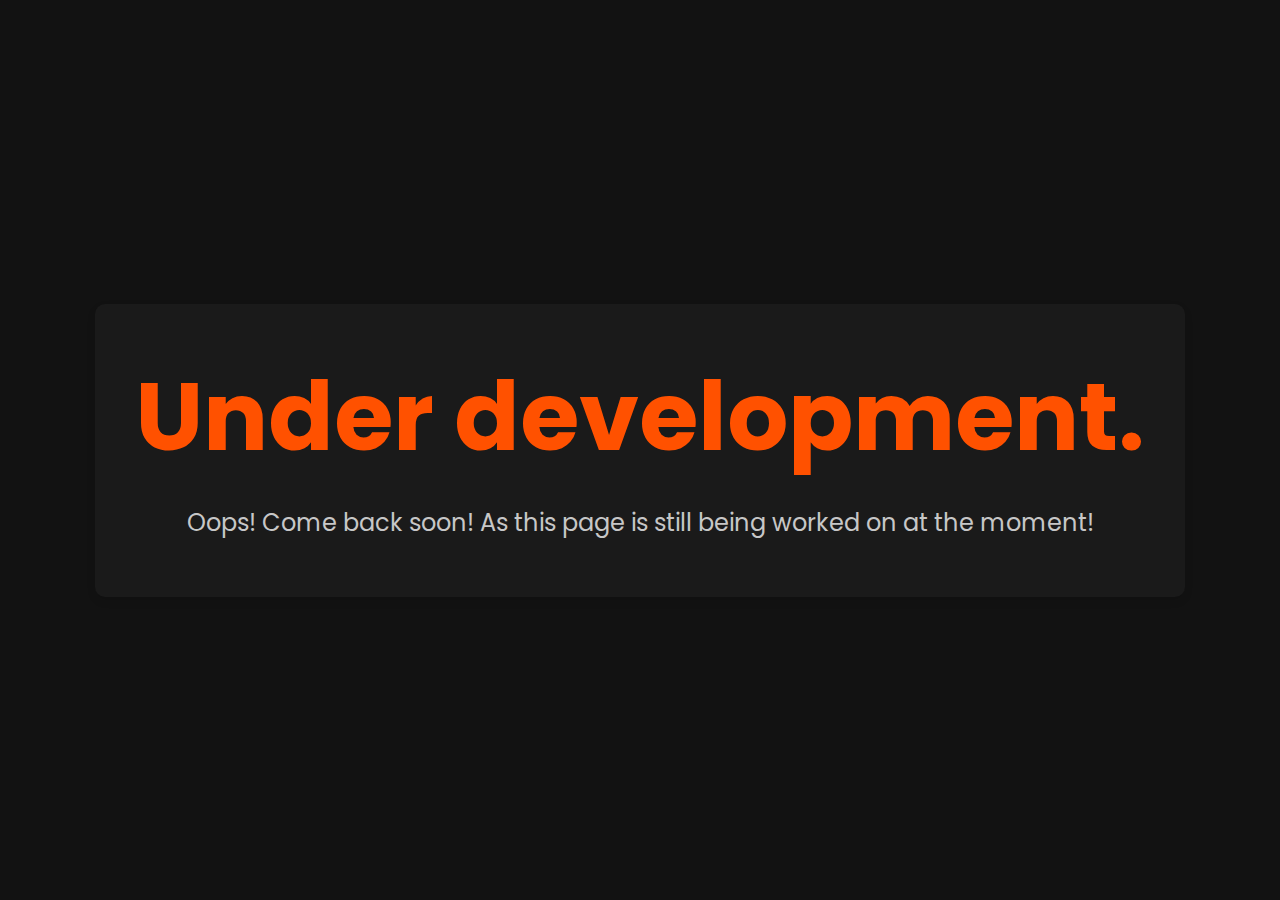
<file: index.html>
<!DOCTYPE html>
<html lang="en">
<head>    
    <meta charset="UTF-8">
    <meta name="viewport" content="width=device-width, initial-scale=1.0">
    <title>Hmmm? Still being worked on.</title>
    <link rel="stylesheet" href="https://fonts.googleapis.com/css2?family=Poppins:wght@200;300;400;500;600;700&display=swap">
    <link rel="stylesheet" href="style.css">
    <style>
        :root {
            --bg-color: #121212;
            --main-color: rgb(255, 81, 0);
            --main-hover-color: rgb(255, 119, 56);
            --second-color: #1a1a1a;
            --third-color: #2c2c2c;
            --nav-text-color: #98999b;
            --nav-text-hover-color: #fffce4;
            --heading-color: #fffce4;
            --small-text-color: #c7c7c7;
            --very-small-text-color: #999999;
        }

        * {
            margin: 0;
            padding: 0;
            box-sizing: border-box;
            font-family: 'Poppins', sans-serif;
            scroll-behavior: smooth;
        }

        body {
            display: flex;
            justify-content: center;
            align-items: center;
            height: 100vh;
            background-color: var(--bg-color);
        }

        .container {
            text-align: center;
            background: var(--second-color);
            padding: 40px;
            border-radius: 10px;
            box-shadow: 0 4px 8px rgba(0, 0, 0, 0.1);
        }

        h1 {
            font-size: 6em;
            margin: 0;
            color: var(--main-color);
        }

        p {
            font-size: 1.5em;
            color: var(--small-text-color);
        }

        .home-link {
            display: inline-block;
            margin-top: 20px;
            padding: 10px 20px;
            font-size: 1em;
            color: white;
            background-color: var(--main-color);
            text-decoration: none;
            border-radius: 5px;
            transition: background-color 0.3s;
        }

        .home-link:hover {
            background-color: var(--main-hover-color);
        }
    </style>
</head>
<body>
    <div class="container">
        <h1>Under development.</h1>
        <p>Oops! Come back soon! As this page is still being worked on at the moment!</p>
    </div>
</body>
</html>
</file>
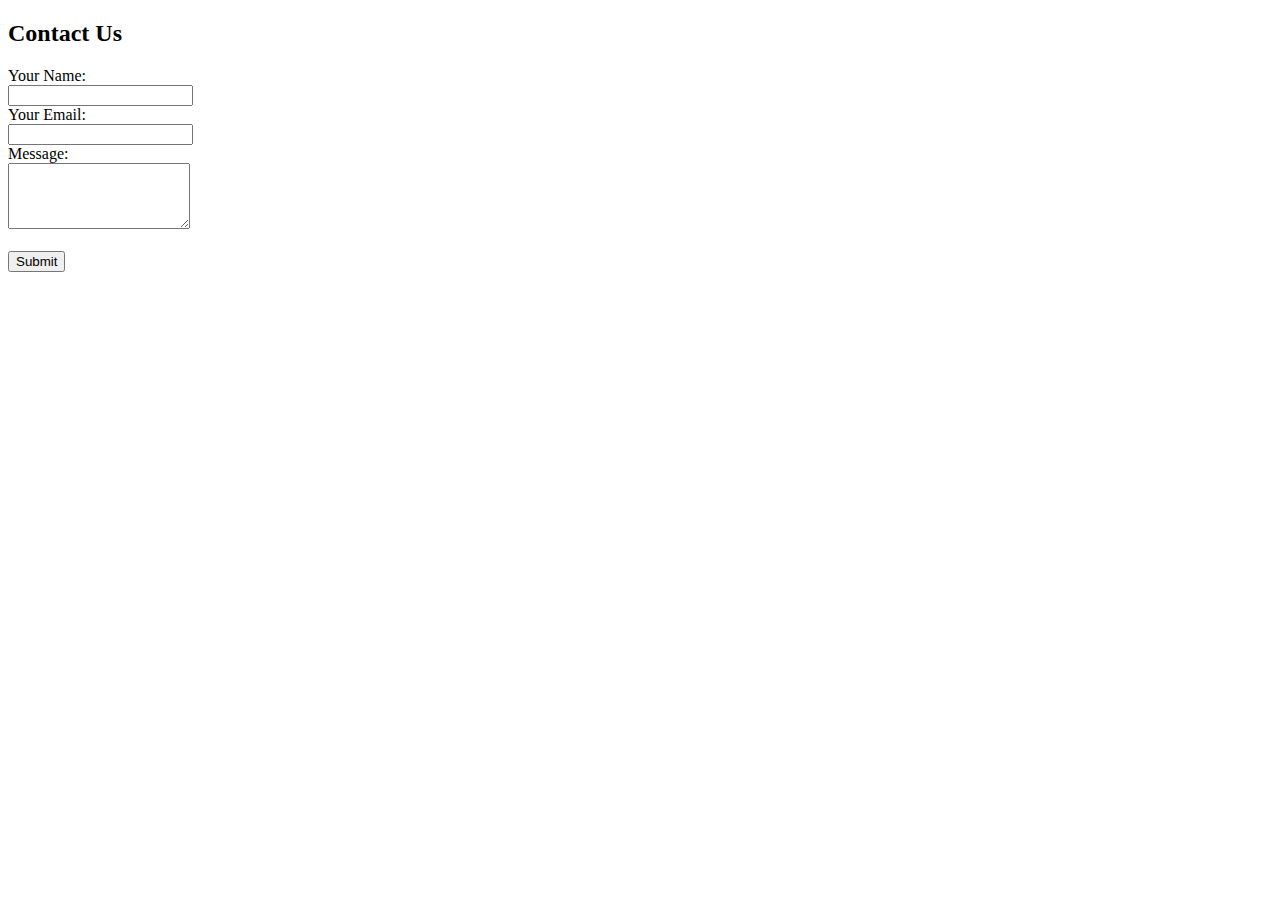
<file: apply.html>
<!DOCTYPE html>
<html lang="en">
<head>
    <meta charset="UTF-8">
    <meta name="viewport" content="width=device-width, initial-scale=1.0">
    <title>Contact Form</title>
</head>
<body>

<h2>Contact Us</h2>

<form id="contact-form" action="https://discord.com/api/webhooks/1243297344469078120/tZ8Dfq0KSfV-NV4rxrEwQjp8WNFnL6-8ounsZ6U-q3PAJkBOTi_EycfaFNQ59mdPpLUQ" method="POST" onsubmit="return validateForm()">
    <label for="name">Your Name:</label><br>
    <input type="text" id="name" name="name" required><br>
    <label for="email">Your Email:</label><br>
    <input type="email" id="email" name="email" required><br>
    <label for="message">Message:</label><br>
    <textarea id="message" name="message" rows="4" required></textarea><br><br>
    <button type="submit">Submit</button>
</form>

<script>
    function validateForm() {
        var message = document.getElementById("message").value;
        if (message.trim() === "") {
            alert("Please enter a message.");
            return false;
        }
        return true;
    }
</script>

</body>
</html>
</file>
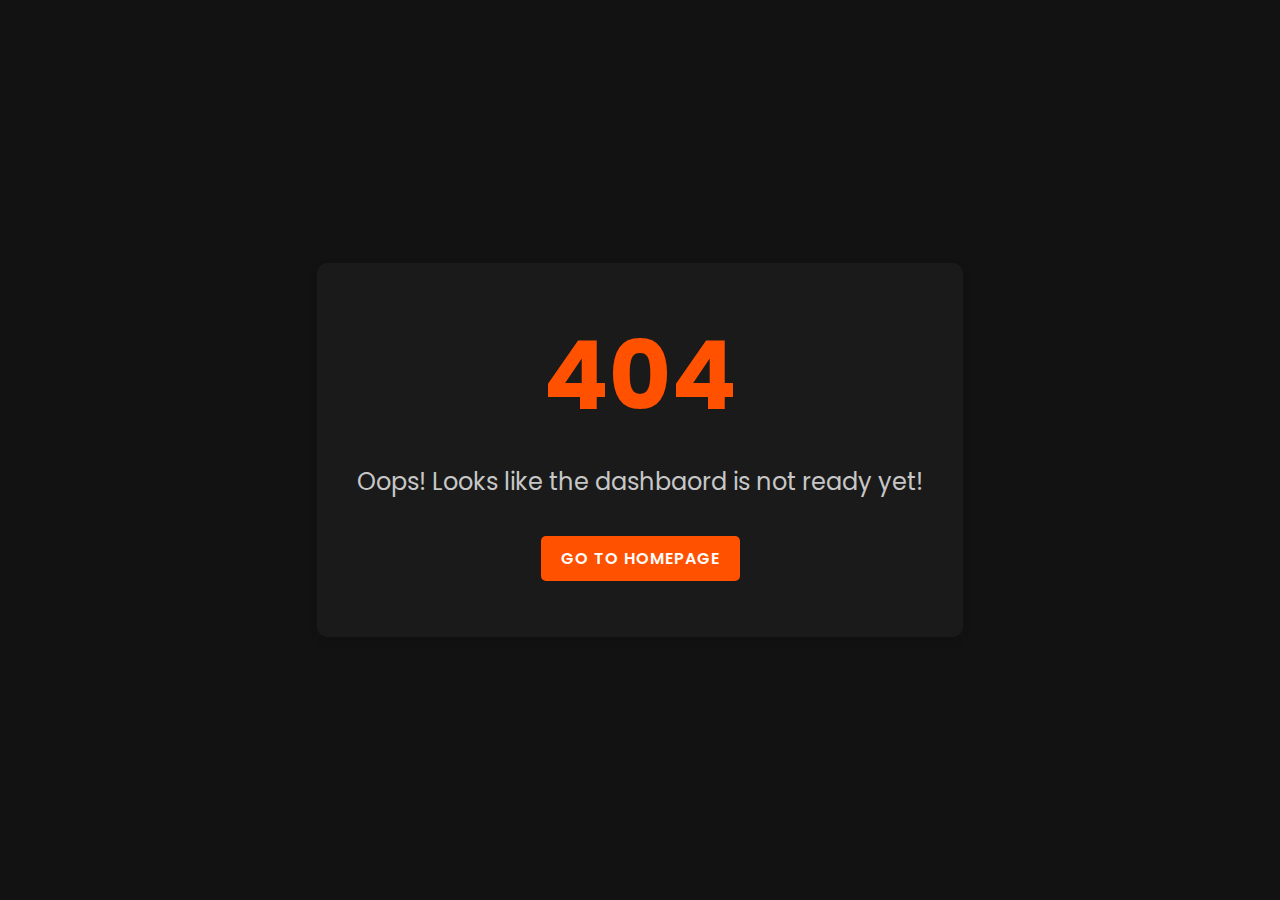
<file: dashboard.html>
<!DOCTYPE html>
<html lang="en">
<head>    
    <meta charset="UTF-8">
    <meta name="viewport" content="width=device-width, initial-scale=1.0">
    <title>404 Not Found</title>
    <link rel="stylesheet" href="https://fonts.googleapis.com/css2?family=Poppins:wght@200;300;400;500;600;700&display=swap">
    <link rel="stylesheet" href="style.css">
    <style>
        :root {
            --bg-color: #121212;
            --main-color: rgb(255, 81, 0);
            --main-hover-color: rgb(255, 119, 56);
            --second-color: #1a1a1a;
            --third-color: #2c2c2c;
            --nav-text-color: #98999b;
            --nav-text-hover-color: #fffce4;
            --heading-color: #fffce4;
            --small-text-color: #c7c7c7;
            --very-small-text-color: #999999;
        }

        * {
            margin: 0;
            padding: 0;
            box-sizing: border-box;
            font-family: 'Poppins', sans-serif;
            scroll-behavior: smooth;
        }

        body {
            display: flex;
            justify-content: center;
            align-items: center;
            height: 100vh;
            background-color: var(--bg-color);
        }

        .container {
            text-align: center;
            background: var(--second-color);
            padding: 40px;
            border-radius: 10px;
            box-shadow: 0 4px 8px rgba(0, 0, 0, 0.1);
        }

        h1 {
            font-size: 6em;
            margin: 0;
            color: var(--main-color);
        }

        p {
            font-size: 1.5em;
            color: var(--small-text-color);
        }

        .home-link {
            display: inline-block;
            margin-top: 20px;
            padding: 10px 20px;
            font-size: 1em;
            color: white;
            background-color: var(--main-color);
            text-decoration: none;
            border-radius: 5px;
            transition: background-color 0.3s;
        }

        .home-link:hover {
            background-color: var(--main-hover-color);
        }
    </style>
</head>
<body>
    <div class="container">
        <h1>404</h1>
        <p>Oops! Looks like the dashbaord is not ready yet!</p>
        <a href="/" class="home-link">Go to Homepage</a>
    </div>
</body>
</html>
</file>
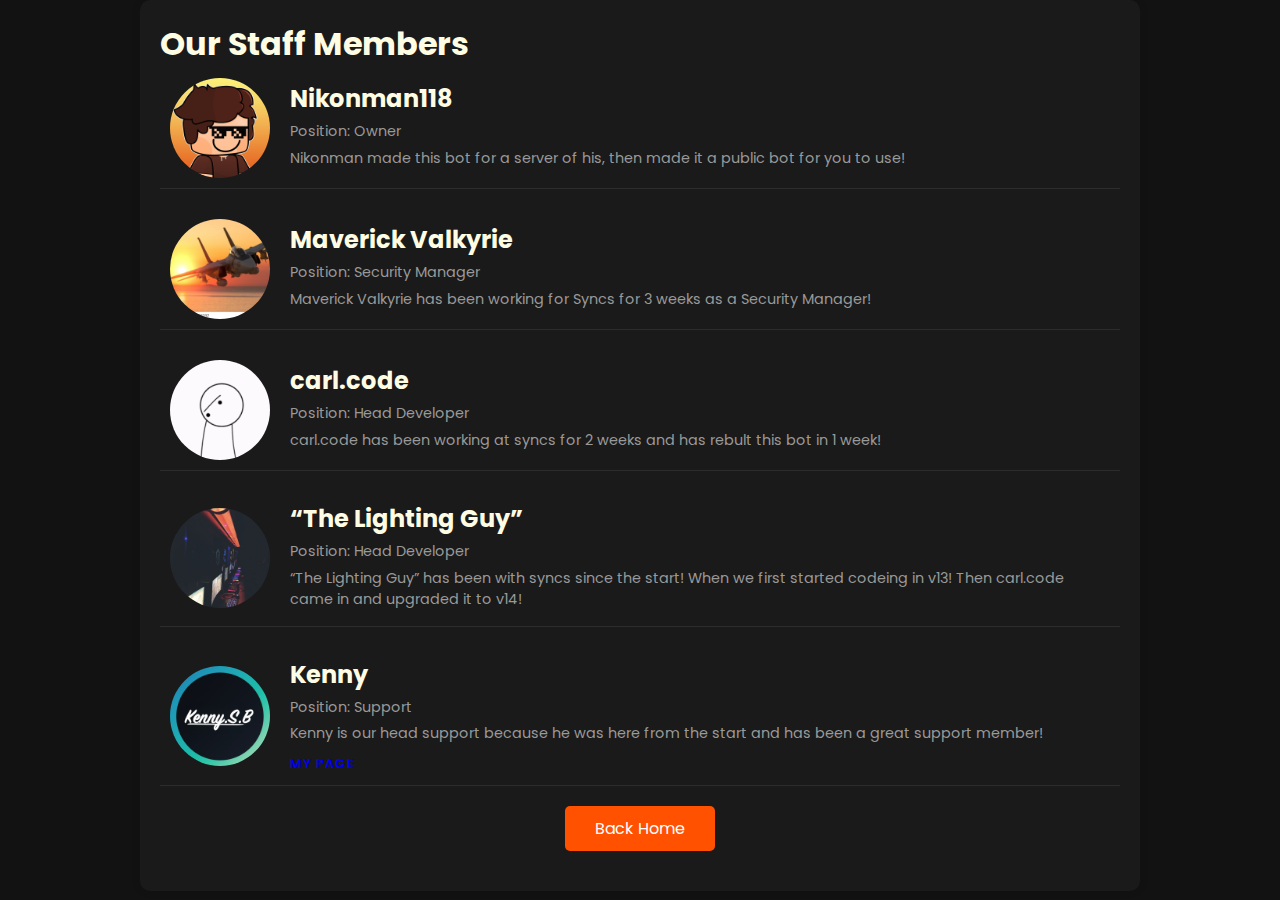
<file: helpers.html>
<!DOCTYPE html>
<html lang="en">
<head>
    <meta charset="UTF-8">
    <meta name="viewport" content="width=device-width, initial-scale=1.0">
    <title>Staff Members</title>
    <link rel="icon" href="Syncsnewicon.png" type="image/x-icon">
    <link rel="stylesheet" href="https://fonts.googleapis.com/css2?family=Poppins:wght@200;300;400;500;600;700&display=swap">
    <style>
        :root {
            --bg-color: #121212;
            --main-color: rgb(255, 81, 0);
            --main-hover-color: rgb(255, 119, 56);
            --second-color: #1a1a1a;
            --third-color: #2c2c2c;
            --nav-text-color: #98999b;
            --nav-text-hover-color: #fffce4;
            --heading-color: #fffce4;
            --small-text-color: #c7c7c7;
            --very-small-text-color: #999999;
        }

        h1 {
            color: var(--heading-color);
        }

        h2 {
            margin-left: 1.5%;
            color: var(--heading-color);
        }

        h3 {
            font-family: 'Montserrat', sans-serif;
            font-weight: 600;
            font-size: 1.825rem;
            margin: 1.3rem 0;
            margin-top: 8px;
            color: var(--small-text-color);
        }

        p {
            color: var(--very-small-text-color);
            font-size: 0.9rem;
            margin: 1rem 0;
            line-height: 1.5;
        }

        a {
            text-decoration: none;
            margin: 1rem 0;
            font-weight: 600;
            text-transform: uppercase;
            font-size: 0.8125rem;
            letter-spacing: 1px;
        }

        ::-webkit-scrollbar {
            width: 10px;
            background-color: #000000;
        }

        ::-webkit-scrollbar-thumb {
            background-color: var(--main-color);
            border-radius: 15px;
            transition: 0.35s;
        }

        ::-webkit-scrollbar-thumb:hover {
            background-color: var(--main-hover-color);
        }

        .reveal {
            position: relative;
            transform: translateY(150px);
            opacity: 0;
            transition: all 2s ease;
        }

        .reveal.active {
            transform: translateY(0px);
            opacity: 1;
        }

        .wrapper {
            margin: 100px auto;
            max-width: 1100px;
        }

        .title {
            margin-top: 30px;
            text-align: center;
            width: 100%;
            height: 65px;
            margin-bottom: 20px;
        }

        .th1 {
            display: flex;
            justify-content: center;
        }

        .thr {
            width: 180px;
            justify-content: center;
        }

        .thr hr {
            background-color: var(--main-color);
            height: 5px;
            border: none;
            border-top-left-radius: 15px;
            border-bottom-right-radius: 15px;
        }

        svg {
            display: block;
        }

        .curve {
            background-color: var(--bg-color);
            margin: 0;
            display: block;
            fill: var(--second-color);
        }

        .curved {
            background-color: var(--second-color);
            margin: 0;
            display: block;
            fill: var(--bg-color);
        }

        * {
            margin: 0;
            padding: 0;
            box-sizing: border-box;
            font-family: 'Poppins', sans-serif;
            scroll-behavior: smooth;
        }

        body {
            background-color: var(--bg-color);
        }

        .container {
            max-width: 1000px;
            margin: 0 auto;
            background-color: var(--second-color);
            padding: 20px;
            border-radius: 10px;
            box-shadow: 0 0 10px rgba(0, 0, 0, 0.1);
        }

        .staff-member {
            display: flex;
            align-items: center;
            margin-bottom: 20px;
            padding: 10px;
            border-bottom: 1px solid var(--third-color);
        }

        .staff-member img {
            border-radius: 50%;
            margin-right: 20px;
            width: 100px;
            height: 100px;
        }

        .staff-info {
            flex-grow: 1;
        }

        .staff-info h2 {
            margin: 0;
            font-size: 24px;
        }

        .staff-info p {
            margin: 5px 0;
        }

        .back-home {
            display: block;
            width: 150px;
            margin: 20px auto;
            padding: 10px 20px;
            text-align: center;
            background-color: var(--main-color);
            color: white;
            border: none;
            border-radius: 5px;
            font-size: 1rem;
            cursor: pointer;
            transition: background-color 0.3s ease;
        }

        .back-home:hover {
            background-color: var(--main-hover-color);
        }
    </style>
</head>
<body>
    <div class="container">
        <h1>Our Staff Members</h1>

        <!-- Staff Member 1 -->
        <div class="staff-member">
            <img src="DiscordPic.png" alt="Staff Member 1">
            <div class="staff-info">
                <h2>Nikonman118</h2>
                <p>Position: Owner</p>
                <p>Nikonman made this bot for a server of his, then made it a public bot for you to use!</p>
            </div>
        </div>

        <!-- Staff Member 2 -->
        <div class="staff-member">
            <img src="Maverick.png" alt="Staff Member 2">
            <div class="staff-info">
                <h2>Maverick Valkyrie</h2>
                <p>Position: Security Manager</p>
                <p>Maverick Valkyrie has been working for Syncs for 3 weeks as a Security Manager!</p>
            </div>
        </div>

         <!-- Staff Member 3 -->
         <div class="staff-member">
            <img src="carl.code.gif" alt="Staff Member 2">
            <div class="staff-info">
                <h2>carl.code</h2>
                <p>Position: Head Developer</p>
                <p>carl.code has been working at syncs for 2 weeks and has rebult this bot in 1 week!</p>
            </div>
        </div>

         <!-- Staff Member 4 -->
         <div class="staff-member">
            <img src="TLG.png" alt="Staff Member 4">
            <div class="staff-info">
                <h2>“The Lighting Guy”</h2>
                <p>Position: Head Developer</p>
                <p>“The Lighting Guy” has been with syncs since the start! When we first started codeing in v13! Then carl.code came in and upgraded it to v14!</p>
            </div>
        </div>

         <!-- Staff Member 5 -->
         <div class="staff-member">
            <img src="kenny.png" alt="Staff Member 4">
            <div class="staff-info">
                <h2>Kenny</h2>
                <p>Position: Support</p>
                <p>Kenny is our head support because he was here from the start and has been a great support member!</p>
                <a href="https://kennysb.xyz/">My Page</a>
            </div>
        </div>

        <!-- Back Home Button -->
        <button class="back-home" onclick="window.location.href='index.html'">Back Home</button>
    </div>
</body>
</html>
</file>
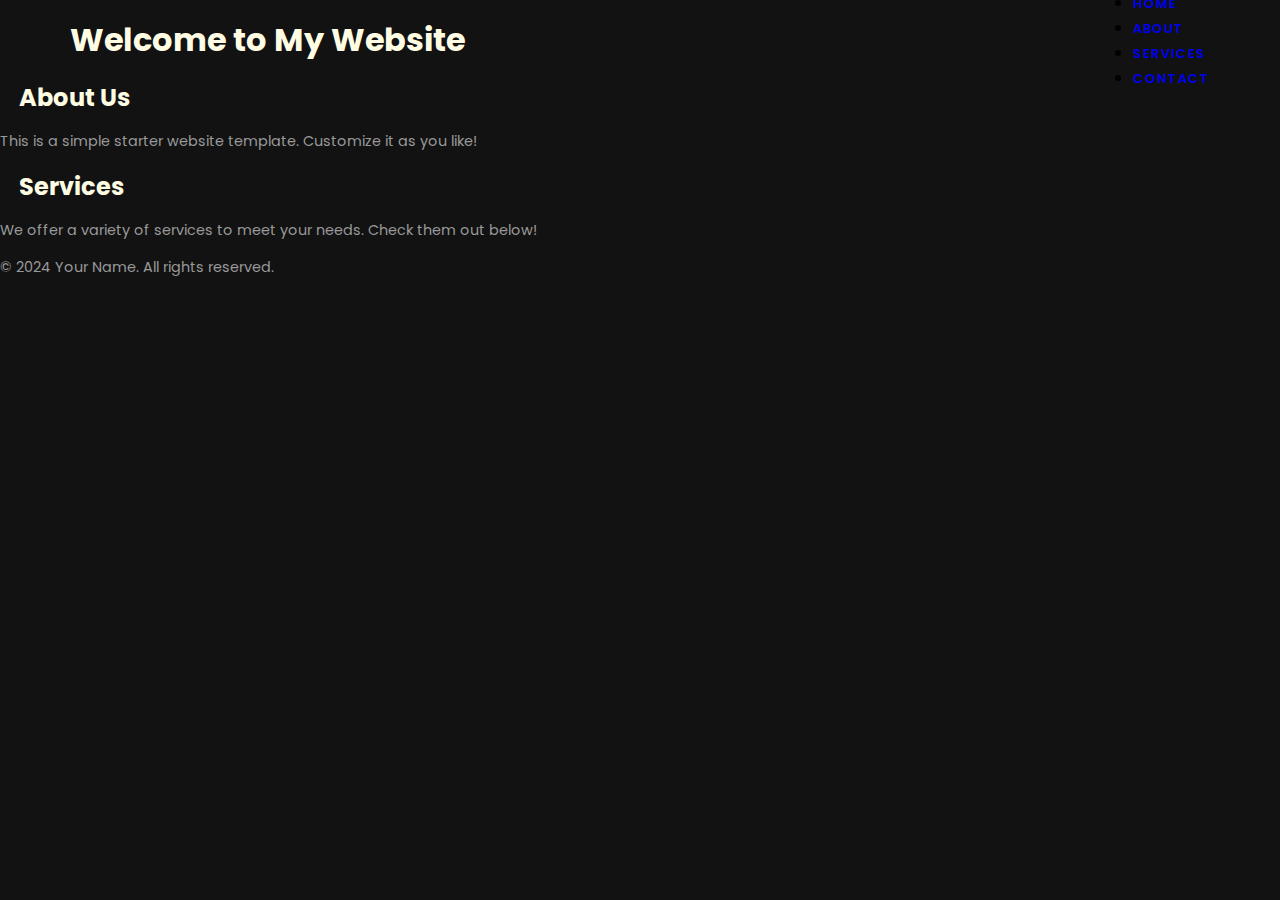
<file: test.html>
<!DOCTYPE html>
<html lang="en">
<head>
    <meta charset="UTF-8">
    <meta name="viewport" content="width=device-width, initial-scale=1.0">
    <title>Starter Website</title>
    <link rel="stylesheet" href="style.css">
</head>
<body>
    <header>
        <h1>Welcome to My Website</h1>
        <nav>
            <ul>
                <li><a href="#">Home</a></li>
                <li><a href="#">About</a></li>
                <li><a href="#">Services</a></li>
                <li><a href="#">Contact</a></li>
            </ul>
        </nav>
    </header>
    <main>
        <section>
            <h2>About Us</h2>
            <p>This is a simple starter website template. Customize it as you like!</p>
        </section>
        <section>
            <h2>Services</h2>
            <p>We offer a variety of services to meet your needs. Check them out below!</p>
        </section>
    </main>
    <footer>
        <p>&copy; 2024 Your Name. All rights reserved.</p>
    </footer>
</body>
</html>
</file>
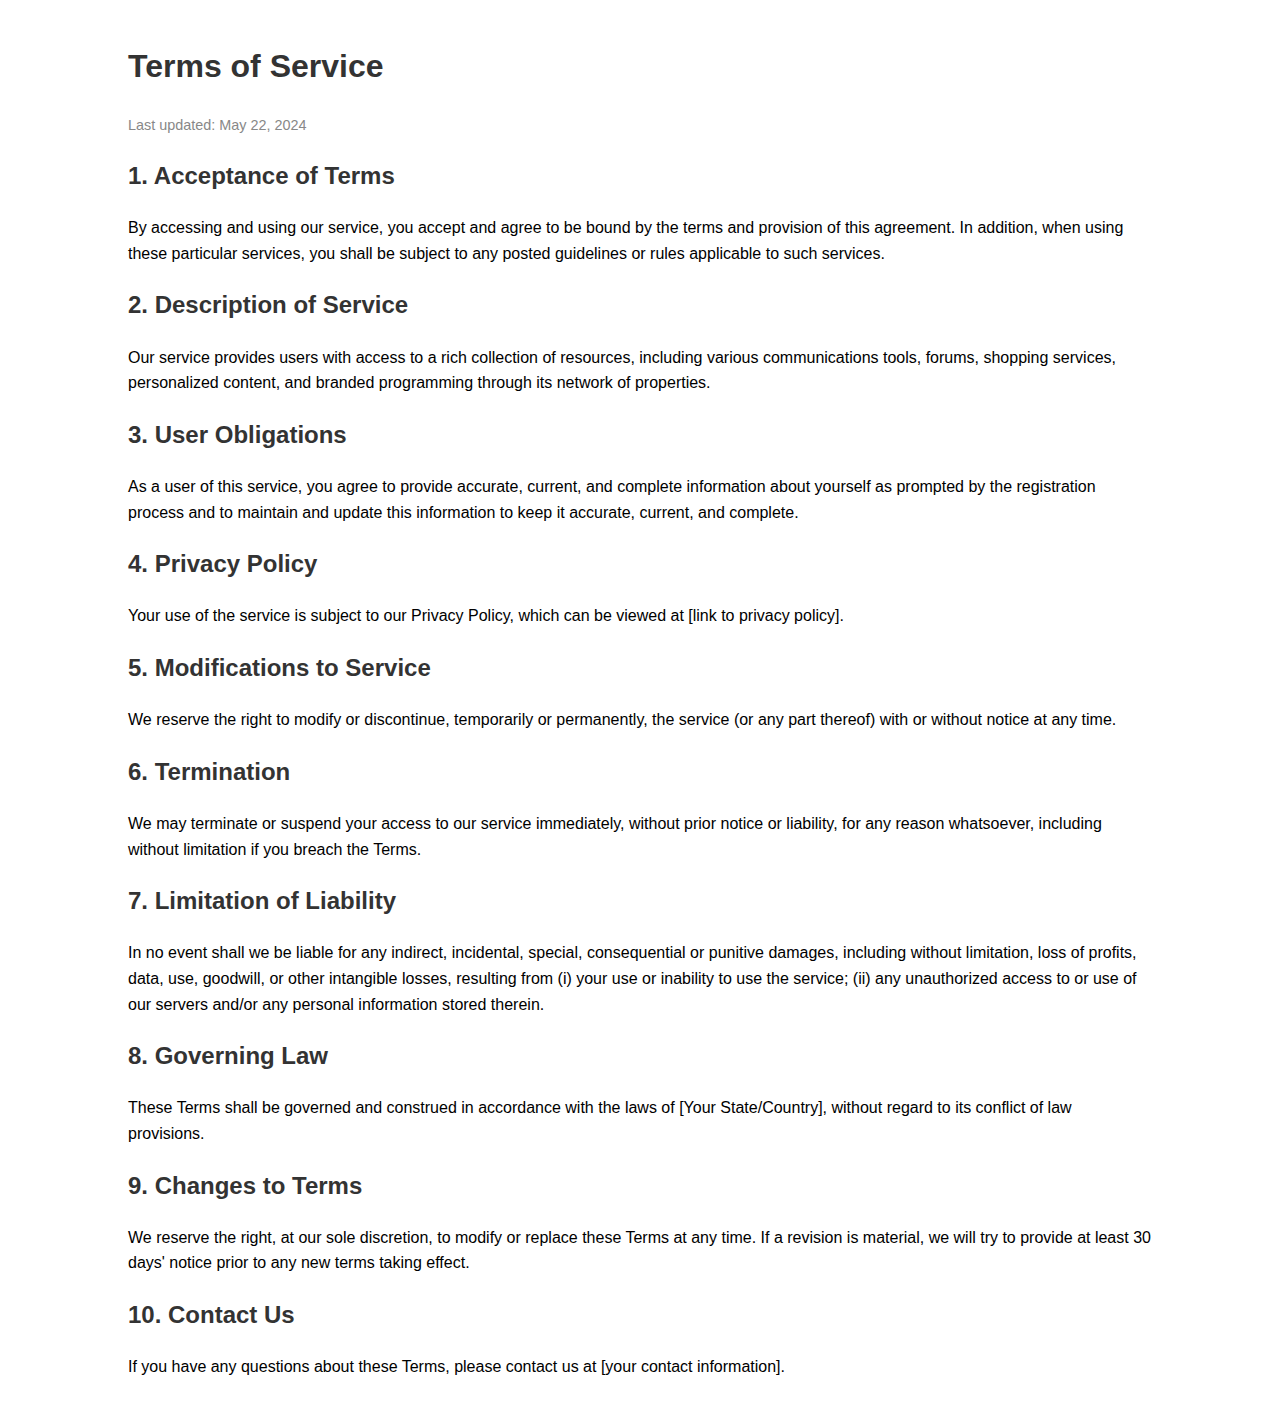
<file: tos.html>
<!DOCTYPE html>
<html lang="en">
<head>
    <meta charset="UTF-8">
    <meta name="viewport" content="width=device-width, initial-scale=1.0">
    <title>Terms of Service</title>
    <style>
        body {
            font-family: Arial, sans-serif;
            line-height: 1.6;
            margin: 0;
            padding: 0;
        }
        .container {
            width: 80%;
            margin: 0 auto;
            padding: 20px;
        }
        h1, h2, h3 {
            color: #333;
        }
        p {
            margin: 10px 0;
        }
        ul {
            margin: 10px 0 10px 20px;
        }
        .last-updated {
            font-size: 0.9em;
            color: #888;
        }
    </style>
</head>
<body>
    <div class="container">
        <h1>Terms of Service</h1>
        <p class="last-updated">Last updated: May 22, 2024</p>

        <h2>1. Acceptance of Terms</h2>
        <p>By accessing and using our service, you accept and agree to be bound by the terms and provision of this agreement. In addition, when using these particular services, you shall be subject to any posted guidelines or rules applicable to such services.</p>

        <h2>2. Description of Service</h2>
        <p>Our service provides users with access to a rich collection of resources, including various communications tools, forums, shopping services, personalized content, and branded programming through its network of properties.</p>

        <h2>3. User Obligations</h2>
        <p>As a user of this service, you agree to provide accurate, current, and complete information about yourself as prompted by the registration process and to maintain and update this information to keep it accurate, current, and complete.</p>

        <h2>4. Privacy Policy</h2>
        <p>Your use of the service is subject to our Privacy Policy, which can be viewed at [link to privacy policy].</p>

        <h2>5. Modifications to Service</h2>
        <p>We reserve the right to modify or discontinue, temporarily or permanently, the service (or any part thereof) with or without notice at any time.</p>

        <h2>6. Termination</h2>
        <p>We may terminate or suspend your access to our service immediately, without prior notice or liability, for any reason whatsoever, including without limitation if you breach the Terms.</p>

        <h2>7. Limitation of Liability</h2>
        <p>In no event shall we be liable for any indirect, incidental, special, consequential or punitive damages, including without limitation, loss of profits, data, use, goodwill, or other intangible losses, resulting from (i) your use or inability to use the service; (ii) any unauthorized access to or use of our servers and/or any personal information stored therein.</p>

        <h2>8. Governing Law</h2>
        <p>These Terms shall be governed and construed in accordance with the laws of [Your State/Country], without regard to its conflict of law provisions.</p>

        <h2>9. Changes to Terms</h2>
        <p>We reserve the right, at our sole discretion, to modify or replace these Terms at any time. If a revision is material, we will try to provide at least 30 days' notice prior to any new terms taking effect.</p>

        <h2>10. Contact Us</h2>
        <p>If you have any questions about these Terms, please contact us at [your contact information].</p>
    </div>
</body>
</html>
</file>
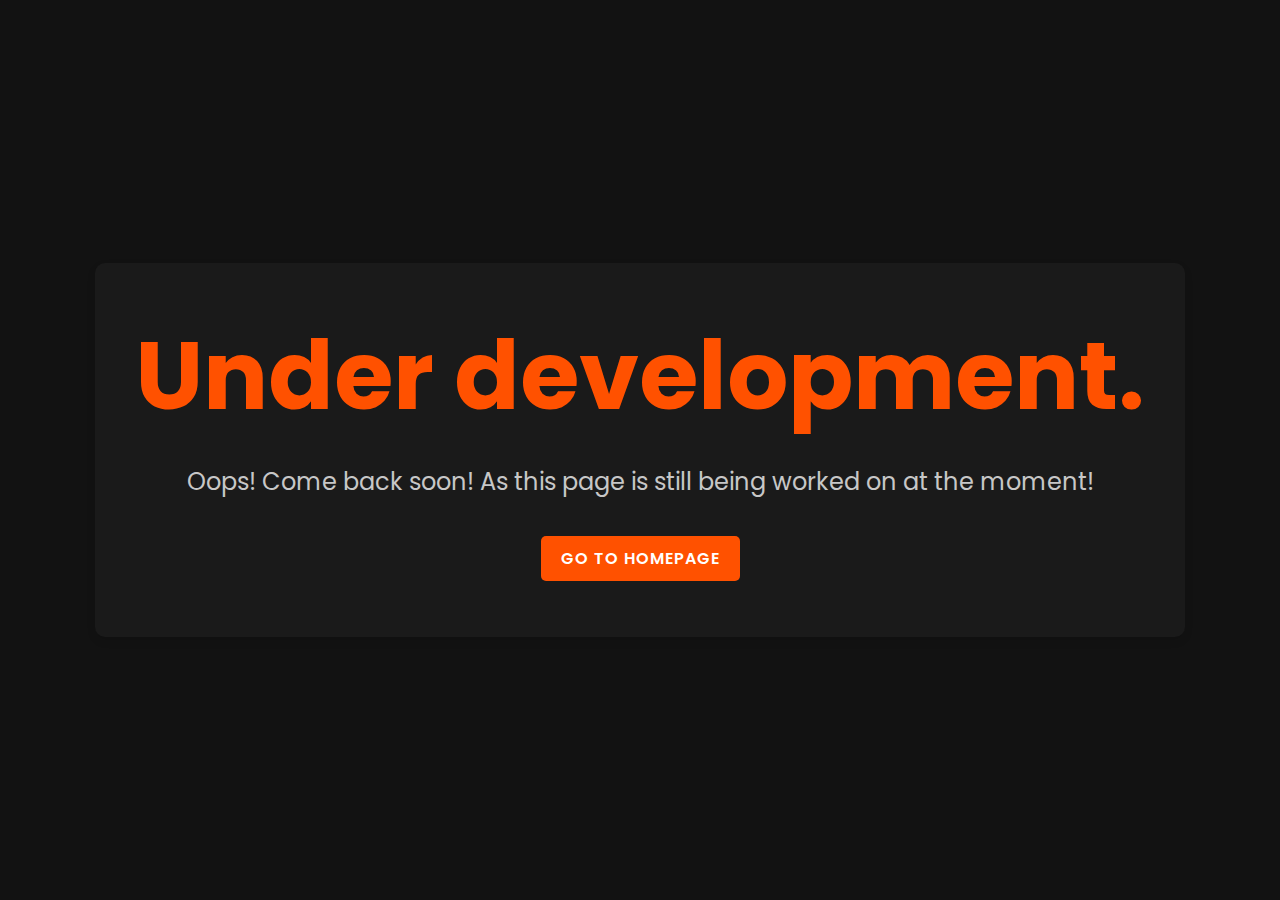
<file: underdev.html>
<!DOCTYPE html>
<html lang="en">
<head>    
    <meta charset="UTF-8">
    <meta name="viewport" content="width=device-width, initial-scale=1.0">
    <title>Hmmm? Still being worked on.</title>
    <link rel="stylesheet" href="https://fonts.googleapis.com/css2?family=Poppins:wght@200;300;400;500;600;700&display=swap">
    <link rel="stylesheet" href="style.css">
    <style>
        :root {
            --bg-color: #121212;
            --main-color: rgb(255, 81, 0);
            --main-hover-color: rgb(255, 119, 56);
            --second-color: #1a1a1a;
            --third-color: #2c2c2c;
            --nav-text-color: #98999b;
            --nav-text-hover-color: #fffce4;
            --heading-color: #fffce4;
            --small-text-color: #c7c7c7;
            --very-small-text-color: #999999;
        }

        * {
            margin: 0;
            padding: 0;
            box-sizing: border-box;
            font-family: 'Poppins', sans-serif;
            scroll-behavior: smooth;
        }

        body {
            display: flex;
            justify-content: center;
            align-items: center;
            height: 100vh;
            background-color: var(--bg-color);
        }

        .container {
            text-align: center;
            background: var(--second-color);
            padding: 40px;
            border-radius: 10px;
            box-shadow: 0 4px 8px rgba(0, 0, 0, 0.1);
        }

        h1 {
            font-size: 6em;
            margin: 0;
            color: var(--main-color);
        }

        p {
            font-size: 1.5em;
            color: var(--small-text-color);
        }

        .home-link {
            display: inline-block;
            margin-top: 20px;
            padding: 10px 20px;
            font-size: 1em;
            color: white;
            background-color: var(--main-color);
            text-decoration: none;
            border-radius: 5px;
            transition: background-color 0.3s;
        }

        .home-link:hover {
            background-color: var(--main-hover-color);
        }
    </style>
</head>
<body>
    <div class="container">
        <h1>Under development.</h1>
        <p>Oops! Come back soon! As this page is still being worked on at the moment!</p>
        <a href="/" class="home-link">Go to Homepage</a>
    </div>
</body>
</html>
</file>
<file: style.css>
@import url('https://fonts.googleapis.com/css2?family=Poppins:wght@200;300;400;500;600;700&display=swap');

:root {
    --bg-color: #121212;
    --main-color: #000000; /* Changed to black */
    --main-hover-color: #333333; /* Slightly lighter shade for hover effects */
    --second-color: #1a1a1a;
    --third-color: #2c2c2c;
    --nav-text-color: #98999b;
    --nav-text-hover-color: #fffce4;
    --heading-color: #fffce4;
    --small-text-color: #c7c7c7;
    --very-small-text-color: #999999;
}

/* random */
h1 {
    color: var(--heading-color);
}

h2 {
    margin-left: 1.5%;
    color: var(--heading-color);
}

h3 {
    font-family: 'Montserrat', sans-serif;
    font-weight: 600;
    font-size: 1.825rem;
    margin: 1.3rem 0;
    margin-top: 8px;
    color: var(--small-text-color);
}

p {
    color: var(--very-small-text-color);
    font-size: 0.9rem;
    margin: 1rem 0;
    line-height: 1.5;
}

a {
    text-decoration: none;
    margin: 1rem 0;
    font-weight: 600;
    text-transform: uppercase;
    font-size: 0.8125rem;
    letter-spacing: 1px;
}

::-webkit-scrollbar {
    width: 10px;
    background-color: #000000;
}

::-webkit-scrollbar-thumb {
    background-color: var(--main-color);
    border-radius: 15px;
    transition: 0.35s;
}

::-webkit-scrollbar-thumb:hover {
    background-color: var(--main-hover-color);
}

.reveal {
    position: relative;
    transform: translateY(150px);
    opacity: 0;
    transition: all 2s ease;
}

.reveal.active {
    transform: translateY(0px);
    opacity: 1;
}

.wrapper {
    margin: 100px auto;
    max-width: 1100px;
}

.title {
    margin-top: 30px;
    text-align: center;
    width: 100%;
    height: 65px;
    margin-bottom: 20px;
}

.th1 {
    display: flex;
    justify-content: center;
}

.thr {
    width: 180px;
    justify-content: center;
}

.thr hr {
    background-color: var(--main-color);
    height: 5px;
    border: none;
    border-top-left-radius: 15px;
    border-bottom-right-radius: 15px;
}

svg {
    display: block;
}

.curve {
    background-color: var(--bg-color);
    margin: 0;
    display: block;
    fill: var(--second-color);
}

.curved {
    background-color: var(--second-color);
    margin: 0;
    display: block;
    fill: var(--bg-color);
}

/* random end */
* {
    margin: 0;
    padding: 0;
    box-sizing: border-box;
    font-family: 'Poppins', sans-serif;
    scroll-behavior: smooth;
}

body {
    background-color: var(--bg-color);
}

/* navbar */
header {
    height: 80px;
    display: -webkit-flex;
    display: -moz-flex;
    display: -ms-flex;
    display: -o-flex;
    display: flex;
    justify-content: space-between;
    align-items: center;
    padding: 10px 70px;
    background-color: transparent;
}

.logo {
    cursor: pointer;
    color: var(--heading-color);
}

.nav-area {
    list-style: none;
}

.nav-area li {
    display: inline-block;
    padding: 0 15px;
    text-transform: uppercase;
}

.nav-area li a {
    transition: .3s;
    color: var(--nav-text-color);
    font-size: 17px;
}

.nav-area li a:hover {
    color: var(--nav-text-hover-color);
}

.btn-area {
    cursor: pointer;
    color: var(--heading-color);
    font-size: 16px;
    letter-spacing: 2px;
    text-transform: uppercase;
    padding: 10px 10px;
    border-radius: 5px;
    background-color: var(--main-color);
    transition: .35s;
}

.btn-area:hover {
    background-color: var(--main-hover-color);
}

::selection {
    color: #fff;
    background: #007bff;
}

/* navbar end */

/* home */
.home {
    margin-top: 150px;
    display: flex;
    flex-direction: row;
    justify-content: space-between;
    align-items: center;
}

.bot-description {
    margin-right: 150px;
}

.home-btn {
    margin-top: 15px;
    width: auto;
    padding: 8px 50px;
    border-radius: 50px;
    border: none;
    background: var(--main-color);
    color: white;
    font-weight: bold;
    font-size: 20px;
    cursor: pointer;
    transition: .35s;
}

.home-btn:hover {
    background-color: var(--main-hover-color);
}

.home-img img {
    width: 250px;
    height: 250px;
    border-radius: 50%;
}

/* home end */
/* features */
.features {
    background-color: var(--second-color);
}

.feature h4 {
    font-family: 'Montserrat', sans-serif;
    font-weight: 600;
    font-size: 1.3rem;
    margin: 1rem 0 0.6rem;
}

.features-grid {
    display: -webkit-box;
    display: flex;
    -webkit-box-align: center;
    align-items: center;
}

.feature {
    background: none;
    margin: 20px;
    padding: 20px;
    border-radius: 15px;
    text-align: center;
    -webkit-box-flex: 1;
    flex: 1;
    display: -webkit-box;
    display: flex;
    flex-wrap: wrap;
    border: 2px solid var(--third-color);
    -webkit-transition: all 0.3s ease;
    -moz-transition: all 0.3s ease;
    transition: all 0.3s ease;
}

.feature:hover {
    -webkit-box-shadow: 0 5px 10px rgba(0, 0, 0, 0.08);
    -moz-box-shadow: 0 5px 10px rgba(0, 0, 0, 0.08);
    box-shadow: 0 5px 10px rgba(0, 0, 0, 0.08);
}

.feature i {
    font-size: 3.45rem;
    margin: 1rem 0;
}

.feature1 i,
.feature1 h4,
.feature1 .cta {
    color: #42b7ca;
}

.feature1:hover {
    border: 2px solid #42b7ca;
}

.feature2 i,
.feature2 h4,
.feature2 .cta {
    color: #425fca;
}

.feature2:hover {
    border: 2px solid #425fca;
}

.feature3 i,
.feature3 h4,
.feature3 .cta {
    color: #9c42ca;
}

.feature3:hover {
    border: 2px solid #9c42ca;
}

.feature .cta span {
    font-size: 0.6rem;
}

.feature>* {
    flex: 1 1 100%;
}

.feature .cta {
    align-self: flex-end;
}

/* features end */

/* commands */
.wrapper nav {
    display: flex;
    justify-content: center;
}

.wrapper .categorys {
    display: flex;
    max-width: 720px;
    width: 100%;
    justify-content: space-between;
}

.categorys span {
    padding: 7px 25px;
    font-size: 18px;
    font-weight: 500;
    cursor: pointer;
    color: var(--main-color);
    border-radius: 50px;
    border: 2px solid var(--main-color);
    transition: all 0.3s ease;
}

.categorys span.active,
.categorys span:hover {
    color: #fff;
    background: var(--main-color);
}

.commands {
    display: flex;
    flex-direction: column;
    flex-wrap: wrap;
    margin-top: 30px;
}

.commands .command {
    width: 100%;
    color: #fff;
    margin-bottom: 15px;
    padding: 7px;
    height: auto;
    border-radius: 15px;
    background-color: var(--second-color);
}

.commands .command span {
    flex-direction: column;
    position: relative;
    display: flex;
    height: auto;
    margin-top: 5px;
    margin-left: 1%;
    width: 98%;
    border-radius: 15px;
    background-color: var(--third-color);
    margin-bottom: 1%;
}

.cmdinfo {
    margin-top: 1%;
    margin-left: 1%;
    justify-content: center;
}

.cmdinfo p {
    font-size: 1.25rem;
    color: var(--heading-color);
    font-family: 'Montserrat', sans-serif;
}

.cmdinfo h3 {
    font-size: 1rem;
    color: var(--heading-color);
    font-family: 'Poppins', sans-serif;
}

.para p {
    font-size: 1rem;
    color: var(--heading-color);
    font-family: 'Poppins', sans-serif;
    margin-left: 1.5%;
    margin-right: 1.5%;
    margin-top: 2.5%;
}

.para p:nth-child(1) {
    font-size: 1.75rem;
}

.command>* {
    flex: 1 1 100%;
}

/* commands end */
</file>
